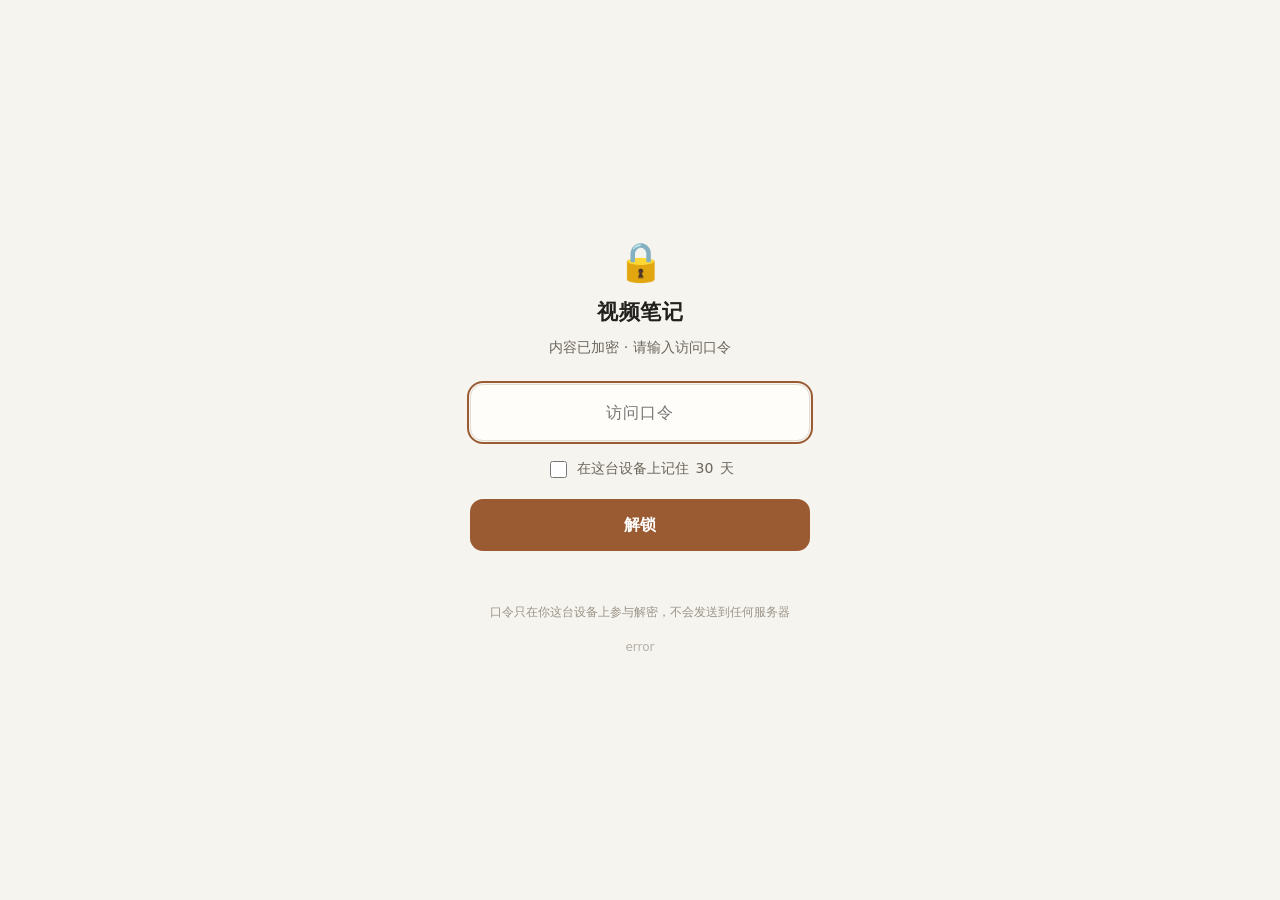
<file: index.html>
<!DOCTYPE html>
<html lang="zh-CN" data-theme="light">
<head>
<meta charset="UTF-8">
<meta name="viewport" content="width=device-width, initial-scale=1, viewport-fit=cover, maximum-scale=5">
<title>抖音视频笔记 · 检索</title>
<meta name="description" content="抖音视频笔记全文检索工具，支持精准搜索与模糊搜索，可补充自定义内容，日间夜间阅读模式。">
<meta name="robots" content="noindex, nofollow, noarchive, noimageindex">
<meta name="googlebot" content="noindex, nofollow">
<meta name="theme-color" content="#f7f5f0" media="(prefers-color-scheme: light)">
<meta name="theme-color" content="#15171c" media="(prefers-color-scheme: dark)">
<meta name="apple-mobile-web-app-capable" content="yes">
<meta name="mobile-web-app-capable" content="yes">
<meta name="apple-mobile-web-app-status-bar-style" content="default">
<meta name="apple-mobile-web-app-title" content="视频笔记">
<link rel="manifest" href="manifest.json">
<link rel="apple-touch-icon" href="icon-180.png">
<link rel="icon" href="icon-192.png">
<link rel="stylesheet" href="app.css">

<!-- ============================================================
     隐藏 Netlify 免费计划自动注入的角标广告（Netlify Drawer / HUD）
     来源：Netlify 部署时会在页面里自动插入
     <script async src="/.netlify/scripts/hud?variant=public">
     该脚本会在右下角渲染 "Build your own site with Netlify" 浮层。
     注意：本 <style> 的 id 不能含 "netlify" 字样，否则会被下面
     的 JS 拦截逻辑当成广告元素误删（id 子串匹配会命中自身）。
     这里用 CSS + JS 双重兜底把它干掉，不影响网站任何功能。
     ============================================================ -->
<style id="nb-noads">
  netlify-drawer, netlify-badge, netlify-hud,
  .netlify-drawer, .netlify-badge, .netlify-hud,
  #netlify-drawer, #netlify-badge, #netlify-hud,
  [class*="netlify-drawer"], [class*="netlify-badge"],
  [data-nf-variant], [data-netlify-site-id], [data-app-host],
  [class*="netlify-drawer"], [class*="netlify-badge"], [class*="netlify-hud"],
  [id*="netlify-drawer"], [id*="netlify-badge"], [id*="netlify-hud"],
  iframe[src*="netlify"], iframe[src*="app.netlify.com"],
  a[href*="netlify.new"],
  a[href*="utm_campaign=ai-legible"] {
    display: none !important;
    visibility: hidden !important;
    opacity: 0 !important;
    pointer-events: none !important;
    z-index: -9999 !important;
  }
</style>
</head>
<body>

<header class="topbar">
  <h1 class="brand" id="brand">视频笔记</h1>
  <div class="topActions">
    <button class="iconBtn" id="btnLock" type="button" aria-label="立即锁定" hidden>🔒</button>
    <button class="iconBtn" id="btnTheme" type="button" aria-label="切换日间或夜间阅读模式">
      <span class="ico" id="themeIcon" aria-hidden="true">☾</span>
    </button>
    <button class="iconBtn" id="btnAdd" type="button" aria-label="添加补充内容">＋</button>
  </div>
</header>

<main id="main">

  <!-- 添加到主屏幕引导（仅未安装时显示一次） -->
  <div class="installTip" id="installTip" hidden>
    <div class="tipText">
      <strong>把它装到手机桌面</strong>
      <span id="installHow"></span>
    </div>
    <button class="miniBtn" id="btnHideTip" type="button">知道了</button>
  </div>

  <!-- ============ 搜索视图 ============ -->
  <section class="view" id="viewSearch" aria-label="搜索">
    <div class="searchWrap">
      <div class="searchBar">
        <span class="searchIco" aria-hidden="true">⌕</span>
        <input id="q" type="search" inputmode="search" enterkeyhint="search"
               placeholder="搜索内容、标题、关键词…" autocomplete="off" aria-label="搜索关键词">
        <button class="clearBtn" id="btnClear" type="button" aria-label="清空" hidden>×</button>
      </div>
      <div class="modeSwitch" role="tablist" aria-label="搜索模式">
        <button class="modeBtn isOn" data-mode="exact" role="tab" aria-selected="true" type="button">精准</button>
        <button class="modeBtn" data-mode="fuzzy" role="tab" aria-selected="false" type="button">模糊</button>
      </div>
      <p class="modeHint" id="modeHint">整句完整匹配，结果最准</p>
    </div>

    <div class="panelBody">
      <p class="statusLine" id="status">正在加载笔记…</p>

      <!-- 搜索历史 -->
      <div id="histBox" class="histBox">
        <div class="histHead">
          <span>最近搜索</span>
          <button class="miniBtn" id="btnClearHist" type="button">清空</button>
        </div>
        <div class="chips" id="histList"></div>
      </div>

      <div id="results" class="results" aria-live="polite"></div>

      <!-- 空状态：热门入口 -->
      <div id="homeBox" class="homeBox">
        <div class="statCard">
          <div class="statNum" id="statItems">—</div>
          <div class="statLabel">篇笔记</div>
          <div class="statSub"><span id="statChars">—</span> 字 · <span id="statExtra">0</span> 条补充</div>
        </div>
        <h2 class="secTitle">试试这些</h2>
        <div class="chips" id="hotList"></div>
      </div>
    </div>
  </section>

  <!-- ============ 目录视图 ============ -->
  <section class="view" id="viewToc" aria-label="目录" hidden>
    <div class="filterBar">
      <input id="tocFilter" type="search" placeholder="筛选标题…" autocomplete="off" aria-label="筛选目录标题">
    </div>
    <div class="panelBody" id="tocList"></div>
  </section>

  <!-- ============ 补充视图 ============ -->
  <section class="view" id="viewExtra" aria-label="我的补充" hidden>
    <div class="panelBody">
      <button class="primaryBtn" id="btnAdd2" type="button">＋ 新增补充内容</button>
      <p class="tip">补充的内容会保存在这台设备的浏览器里，并一并纳入搜索。清理浏览器数据会丢失，建议定期导出备份。</p>
      <div class="extraTools">
        <button class="ghostBtn" id="btnExport" type="button">导出备份</button>
        <button class="ghostBtn" id="btnImport" type="button">导入备份</button>
        <a class="ghostBtn adminEntry" id="btnAdmin" href="admin.html">error</a>
      </div>
      <div id="extraList" class="extraList"></div>
    </div>
  </section>
</main>

<!-- ============ 阅读视图 ============ -->
<section class="reader" id="reader" hidden aria-label="阅读">
  <header class="readerBar">
    <button class="iconBtn" id="btnBack" type="button" aria-label="返回">‹</button>
    <div class="readerTitle" id="readerTitle"></div>
    <button class="iconBtn" id="btnCopy" type="button" aria-label="复制全文">⧉</button>
  </header>
  <div class="readerBody" id="readerBody" tabindex="-1"></div>
  <footer class="readerFoot">
    <button class="ghostBtn" id="btnPrev" type="button">上一篇</button>
    <span class="fontCtl">
      <button class="miniBtn" id="btnFontDown" type="button" aria-label="缩小字号">A－</button>
      <button class="miniBtn" id="btnFontUp" type="button" aria-label="放大字号">A＋</button>
    </span>
    <button class="ghostBtn" id="btnNext" type="button">下一篇</button>
  </footer>
</section>

<!-- ============ 新增内容弹层 ============ -->
<div class="sheetMask" id="sheetMask" hidden></div>
<div class="sheet" id="sheet" hidden role="dialog" aria-modal="true" aria-labelledby="sheetTitle">
  <div class="sheetBar"><span id="sheetTitle">新增补充内容</span>
    <button class="iconBtn" id="btnCloseSheet" type="button" aria-label="关闭">×</button>
  </div>
  <div class="sheetBody">
    <label class="fldLabel" for="fTitle">标题（可留空）</label>
    <input id="fTitle" class="fld" type="text" placeholder="例如：2026-09 新视频要点">

    <label class="fldLabel" for="fBody">正文</label>
    <textarea id="fBody" class="fld area" rows="7" placeholder="把文字粘贴到这里…"></textarea>

    <div class="fileRow">
      <label class="ghostBtn fileBtn" for="fFile">从文件导入</label>
      <input id="fFile" type="file" accept=".txt,.md,.markdown,.docx,.json,text/plain" hidden>
      <span class="fileName" id="fileName">支持 txt / md / docx</span>
    </div>

    <div class="sheetFoot">
      <button class="ghostBtn" id="btnCancelSheet" type="button">取消</button>
      <button class="primaryBtn" id="btnSave" type="button">保存并加入搜索</button>
    </div>
  </div>
</div>

<nav class="tabbar" aria-label="主导航">
  <button class="tab isOn" data-view="Search" type="button"><span class="tabIco">⌕</span>搜索</button>
  <button class="tab" data-view="Toc" type="button"><span class="tabIco">☰</span>目录</button>
  <button class="tab" data-view="Extra" type="button"><span class="tabIco">✎</span>补充</button>
</nav>

<div class="toast" id="toast" role="status" aria-live="polite"></div>

<!-- ============ 解锁层：内容以密文存放，口令只在本机参与解密 ============ -->
<div class="lockMask" id="lockMask" hidden>
  <form class="lockCard" id="lockForm" novalidate autocomplete="off">
    <div class="lockIco" aria-hidden="true">🔒</div>
    <h2 class="lockTitle">视频笔记</h2>
    <p class="lockSub">内容已加密 · 请输入访问口令</p>
    <input id="lockPwd" class="lockInput" type="password" placeholder="访问口令"
           autocomplete="current-password" autocapitalize="off" spellcheck="false"
           enterkeyhint="go" aria-label="访问口令">
    <label class="lockRemember" for="lockRemember">
      <input type="checkbox" id="lockRemember"> 在这台设备上记住 <span id="lockDays">30</span> 天
    </label>
    <button class="primaryBtn lockBtn" id="lockBtn" type="submit">解锁</button>
    <p class="lockErr" id="lockErr" role="alert"></p>
    <p class="lockTip">口令只在你这台设备上参与解密，不会发送到任何服务器</p>
    <p class="lockAdmin"><a href="admin.html">error</a></p>
  </form>
</div>

<script src="app.js"></script>

<!-- 兜底：脚本可能异步插入元素，CSS 选择器也可能对不上，用 JS 再清一次 -->
<script>
(function () {
  var SELS = ['netlify-drawer', 'netlify-badge', 'netlify-hud',
              '.netlify-drawer', '.netlify-badge', '.netlify-hud',
              '#netlify-drawer', '#netlify-badge', '#netlify-hud',
              '[data-nf-variant]', '[data-netlify-site-id]', '[data-app-host]',
              '[class*="netlify-drawer"]', '[class*="netlify-badge"]',
              '[class*="netlify-hud"]',
              '[id*="netlify-drawer"]', '[id*="netlify-badge"]', '[id*="netlify-hud"]',
              // 连脚本标签本身也移除，不给它执行的机会
              'script[src*=".netlify/"]', 'script[src*="netlify/scripts"]',
              'iframe[src*="netlify"]',
              'a[href*="netlify.new"]', 'a[href*="utm_campaign=ai-legible"]'];
  function kill() {
    for (var i = 0; i < SELS.length; i += 1) {
      var list;
      try { list = document.querySelectorAll(SELS[i]); } catch (e) { continue; }
      for (var j = 0; j < list.length; j += 1) {
        var el = list[j];
        if (el && el.parentNode) { el.parentNode.removeChild(el); }
      }
    }
  }
  // 关键：Netlify 的 HUD 是页面加载后才异步渲染的，光靠定时器会漏。
  // 这里挂 MutationObserver，DOM 一有新增就立刻清一遍。
  if (window.MutationObserver) {
    var mo = new MutationObserver(kill);
    mo.observe(document.documentElement, { childList: true, subtree: true });
    document.addEventListener('DOMContentLoaded', function () {
      mo.observe(document.body, { childList: true, subtree: true });
    });
  }
  document.addEventListener('DOMContentLoaded', kill);
  window.addEventListener('load', kill);
  [50, 150, 400, 900, 1800, 3000, 6000, 12000].forEach(function (t) { setTimeout(kill, t); });
})();
</script>
</body>
</html>
</file>
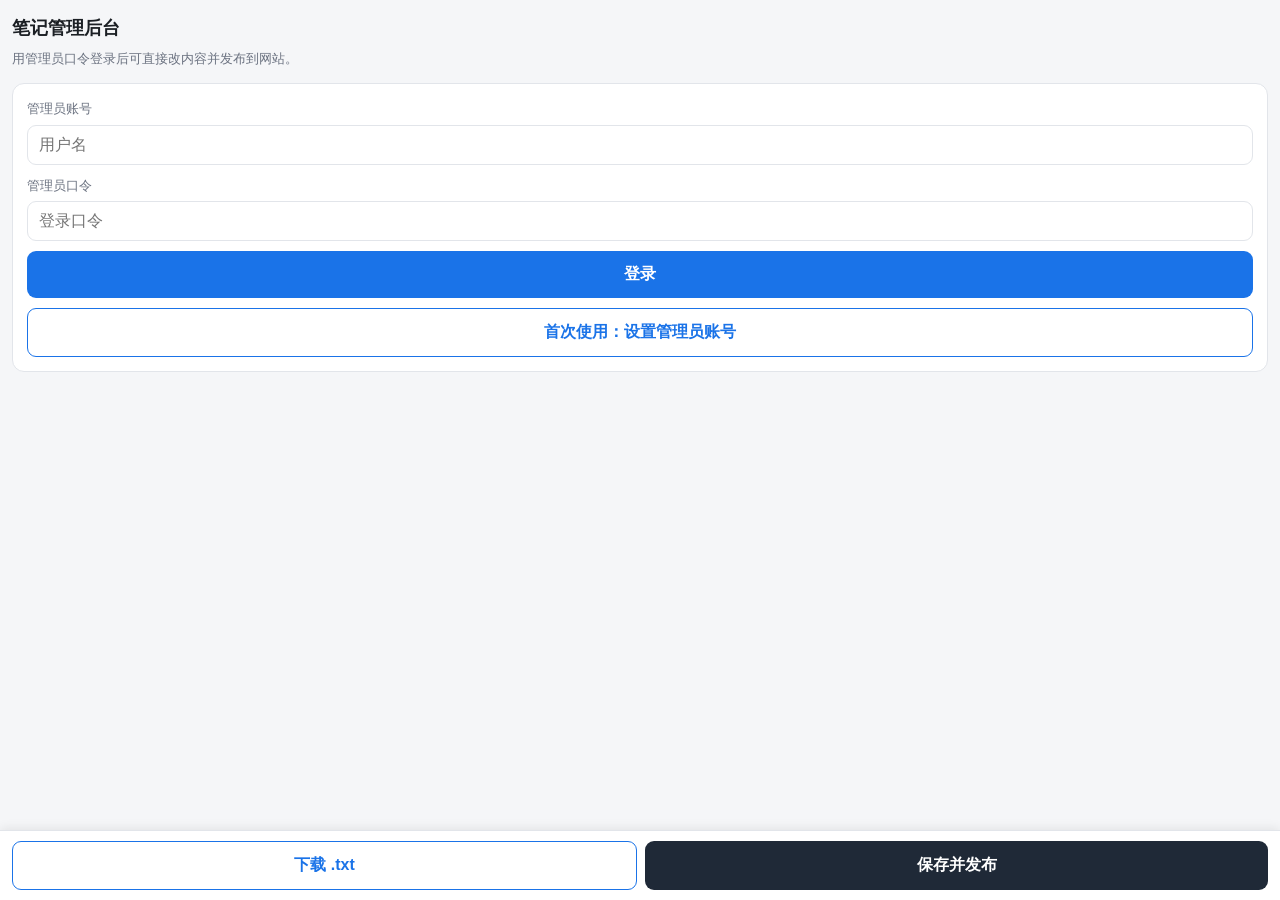
<file: admin.html>
<!DOCTYPE html>
<html lang="zh-CN">
<head>
<meta charset="utf-8">
<meta name="viewport" content="width=device-width,initial-scale=1,viewport-fit=cover">
<meta name="robots" content="noindex,nofollow">
<title>笔记管理后台</title>
<style>
  :root{--bg:#f5f6f8;--card:#fff;--line:#e2e5ea;--txt:#1b1f24;--sub:#6b7280;
    --ok:#0a7f3f;--bad:#c62828;--warn:#a05a00;--btn:#1a73e8;--dark:#1f2937}
  *{box-sizing:border-box;-webkit-tap-highlight-color:transparent}
  body{margin:0;padding:14px 12px 80px;background:var(--bg);color:var(--txt);
    font:15px/1.65 -apple-system,BlinkMacSystemFont,"PingFang SC","Microsoft YaHei",sans-serif}
  h1{font-size:18px;margin:0 0 4px}
  h2{font-size:15px;margin:0 0 10px}
  h3{font-size:14px;margin:16px 0 8px;color:var(--sub)}
  .hint{color:var(--sub);font-size:13px;margin:0 0 14px}
  .card{background:var(--card);border:1px solid var(--line);border-radius:12px;padding:14px;margin-bottom:12px}
  label{display:block;font-size:13px;color:var(--sub);margin:12px 0 5px}
  label:first-child{margin-top:0}
  input[type=password],input[type=text],input[type=file],select,textarea{
    width:100%;padding:10px 11px;font-size:16px;border:1px solid var(--line);
    border-radius:9px;background:#fff;color:var(--txt);font-family:inherit}
  textarea{min-height:80px;line-height:1.6;resize:vertical}
  select{appearance:none;background:#fff}
  input[readonly]{background:#f3f4f6;color:var(--sub)}
  button{width:100%;padding:13px;font-size:16px;font-weight:600;border:0;
    border-radius:9px;background:var(--btn);color:#fff;margin-top:10px}
  button:disabled{opacity:.45}
  button.ghost{background:#fff;color:var(--btn);border:1px solid var(--btn)}
  button.dark{background:var(--dark)}
  button.danger{background:var(--bad)}
  .row{display:flex;gap:8px}
  .row>*{flex:1}
  .tabs{display:flex;gap:6px;margin-bottom:12px}
  .tabs button{margin:0;padding:10px 4px;font-size:14px;background:#fff;color:var(--sub);
    border:1px solid var(--line);border-radius:9px}
  .tabs button.on{background:var(--btn);color:#fff;border-color:var(--btn)}
  .rules{border:1px solid var(--line);border-radius:9px;overflow:hidden;margin-bottom:8px}
  .rule{display:flex;gap:6px;padding:8px;border-bottom:1px solid var(--line);align-items:center}
  .rule:last-child{border-bottom:0}
  .rule input{flex:1;min-width:0;font-size:15px;padding:9px 10px;border:1px solid var(--line);border-radius:7px}
  .rule .del{flex:0 0 auto;width:36px;height:38px;margin:0;padding:0;font-size:19px;
    background:#fdecec;color:var(--bad);border-radius:7px}
  .rule .arrow{flex:0 0 auto;color:var(--sub);font-size:14px}
  table{width:100%;border-collapse:collapse;font-size:13.5px}
  th,td{text-align:left;padding:8px 4px;border-bottom:1px solid var(--line);vertical-align:top}
  th{color:var(--sub);font-weight:500;width:32%}
  .ok{color:var(--ok);font-weight:600}
  .bad{color:var(--bad);font-weight:600}
  .warn{color:var(--warn);font-weight:600}
  .msg{margin-top:12px;padding:12px;border-radius:10px;font-size:14px;line-height:1.75}
  .m-ok{background:#e9f7ef;color:#0a5c2e}
  .m-bad{background:#fdecec;color:#8a1c1c}
  .m-warn{background:#fff6e5;color:#7a4400}
  .m-info{background:#eaf2fd;color:#12467d}
  .sug{margin-top:10px;padding:10px;border-radius:9px;background:#fff6e5;color:#7a4400;font-size:13.5px}
  .sug b{color:#8a3b00}
  .chips{margin-top:8px;display:flex;flex-wrap:wrap;gap:6px}
  button.mini{padding:6px 10px;font-size:13px;border-radius:999px;border:1px solid #d9a441;
    background:#fff;color:#7a4400;cursor:pointer;line-height:1.3}
  button.mini:active{background:#f4e2c0}
  a.dl{display:block;padding:12px;margin:8px 0;background:#eaf2fd;color:#12467d;
    border-radius:9px;text-decoration:none;font-weight:600;text-align:center;font-size:15px}
  ol,ul{padding-left:20px;margin:8px 0 0}
  li{margin:5px 0}
  code{background:#eef0f3;padding:1px 5px;border-radius:4px;font-size:12.5px;
    font-family:ui-monospace,Menlo,Consolas,monospace}
  .item{border:1px solid var(--line);border-radius:9px;padding:10px;margin-bottom:8px;background:#fff}
  .item .t{font-weight:600;margin-bottom:2px}
  .item .m{font-size:12px;color:var(--sub);margin-bottom:8px}
  .para{margin-bottom:8px}
  .para textarea{min-height:62px;font-size:15px}
  .badge{display:inline-block;padding:2px 8px;border-radius:20px;font-size:12px;
    background:#eef0f3;color:var(--sub)}
  .badge.on{background:#e9f7ef;color:var(--ok)}
  .badge.off{background:#fdecec;color:var(--bad)}
  .srch{margin-bottom:10px}
  /* z-index 必须足够高：否则会被托管平台（Netlify 角标等）的固定元素、手机浏览器的
     底部工具栏盖住，导致「保存并发布」按钮点不到。safe-area 用于避开 iPhone 底部小黑条。 */
  .foot{position:fixed;left:0;right:0;bottom:0;z-index:2147483000;
    padding:10px 12px calc(10px + env(safe-area-inset-bottom, 0px));
    background:#fff;box-shadow:0 -2px 10px rgba(0,0,0,.08);
    border-top:1px solid var(--line);display:flex;gap:8px}
  .foot button{margin:0;flex:1}
  .sec{font-size:12px;color:var(--sub);margin:10px 0 4px}
  /* 整条操作区：手机上一行放不下就自动换行，别挤成一团 */
  .itemOps{display:flex;flex-wrap:wrap;gap:6px;padding:10px 0;
    border-bottom:1px dashed var(--line);margin-bottom:12px}
  .itemOps button{margin:0;flex:1 1 auto;min-width:96px;padding:9px 8px;font-size:13px}
  .itemOps .danger{background:#fff5f5;color:#c0392b;border-color:#f3c9c3}
  .danger{background:#fff5f5;color:#c0392b;border-color:#f3c9c3}
  .danger:active{background:#fde8e6}
  #editor .para textarea{min-height:110px}
  /* 表格编辑区：单独一个框，「|」分列、换行分行，避免表格被压成字符串 */
  .para.tbl{border:1px solid var(--line);border-radius:10px;padding:10px;margin:10px 0;
    background:#fbfbfa}
  .tblHead{font-size:13px;color:var(--sub);margin-bottom:6px}
  .tblBox{min-height:110px;font-family:ui-monospace,SFMono-Regular,Menlo,Consolas,monospace;
    font-size:13px;line-height:1.6;white-space:pre}
</style>

<style id="kill-netlify-hud">
  netlify-drawer, netlify-badge, netlify-hud,
  .netlify-drawer, .netlify-badge, .netlify-hud,
  #netlify-drawer, #netlify-badge, #netlify-hud,
  [class*="netlify-drawer"], [class*="netlify-badge"],
  [data-nf-variant],
  a[href*="netlify.new"] {
    display: none !important;
    visibility: hidden !important;
    opacity: 0 !important;
    pointer-events: none !important;
    z-index: -9999 !important;
  }
</style>
</head>
<body>

<h1>笔记管理后台</h1>
<p class="hint" id="sub">用管理员口令登录后可直接改内容并发布到网站。</p>

<!-- ============ 登录 ============ -->
<div class="card" id="paneLogin">
  <label for="aUser">管理员账号</label>
  <input type="text" id="aUser" autocomplete="username" placeholder="用户名">
  <label for="aPwd" style="margin-top:10px">管理员口令</label>
  <input type="password" id="aPwd" autocomplete="current-password" placeholder="登录口令">
  <button id="btnLogin">登录</button>
  <button class="ghost" id="btnGoInit">首次使用：设置管理员账号</button>
</div>

<!-- ============ 初始化向导 ============ -->
<div class="card" id="paneInit" hidden>
  <h2>设置管理员账号</h2>
  <p class="hint" style="margin-bottom:0">账号配置会<b>加密后</b>存成 <code>admin.txt</code> 放在仓库里，里面是 GitHub 令牌和阅读口令。设置好后点最下面的按钮，会自动上传到仓库，不用你手动传。</p>

  <h3>1. 管理员账号</h3>
  <input type="text" id="iAdminUser" value="admin" autocomplete="off" placeholder="用户名，可用默认 admin">
  <input type="password" id="iAdminPwd" placeholder="登录口令，建议 8 位以上，字母+数字" autocomplete="new-password" style="margin-top:8px">

  <h3>2. 阅读口令（网站解锁用的那个）</h3>

  <h3>2. 阅读口令（网站解锁用的那个）</h3>
  <input type="text" id="iReadPwd" value="yudaohe1" autocomplete="off">

  <h3>3. GitHub 令牌（可留空，留空则只能下载不能自动发布）</h3>
  <input type="password" id="iToken" placeholder="github_pat_... 或 ghp_..." autocomplete="off">
  <p class="hint" style="margin-top:6px;font-size:12px">
    必须用 Fine-grained token：GitHub → Settings → Developer settings →
    Personal access tokens → Fine-grained tokens → Generate new token →
    <b>只勾选 shanshu-videos 这一个仓库</b> → Permissions 里把
    <b>Contents 设为 Read and write</b> → 生成后复制。
  </p>

  <h3>4. 仓库信息</h3>
  <input type="text" id="iOwner" value="yangweijing" placeholder="owner">
  <input type="text" id="iRepo" value="shanshu-videos" placeholder="repo" style="margin-top:8px">
  <input type="text" id="iBranch" value="master" placeholder="branch" style="margin-top:8px">

  <button id="btnGenAdmin">生成并自动上传到仓库</button>
  <button class="ghost" id="btnGenDownload">只下载 admin.txt（手动上传用）</button>
  <button class="ghost" id="btnBackLogin">返回登录</button>
</div>

<!-- ============ 主界面 ============ -->
<div id="paneMain" hidden>
  <div class="card">
    <table>
      <tr><th>登录账号</th><td id="mUser"></td></tr>
      <tr><th>发布方式</th><td id="mMode"></td></tr>
      <tr><th>内容规模</th><td id="mScale"></td></tr>
    </table>
    <button class="ghost" id="btnReconfig" style="margin-top:10px">
      ⚙ 重新设置（改账号 / 换 GitHub 令牌）
    </button>
  </div>

  <div class="tabs">
    <button id="tabRep" class="on">批量替换</button>
    <button id="tabEdit">单条编辑</button>
  </div>

  <!-- 批量替换 -->
  <div class="card" id="paneRep">
    <h2>批量替换</h2>
    <p class="hint">把某个词在所有笔记里统一换掉，index 和 full 会一起改。</p>
    <div class="rules" id="rules"></div>
    <button class="ghost" id="btnAddRule">＋ 加一行</button>
    <button class="ghost" id="btnPreview">🔍 预演：看看能替换多少处（不改内容）</button>
    <button class="dark" id="btnApplyReplace">✅ 执行替换并保存到内存</button>
  </div>

  <!-- 单条编辑 -->
  <div class="card" id="paneEdit" hidden>
    <h2>单条编辑</h2>
    <input type="text" id="kw" class="srch" placeholder="搜索标题或内容关键词">
    <select id="selItem" size="1"></select>
    <div style="margin-top:8px"><span class="badge" id="pickInfo">选中一条后在这里编辑</span></div>

    <div id="editor" style="margin-top:12px"></div>
  </div>
</div>

<div class="foot" id="foot" hidden>
  <button class="ghost" id="btnDownload">下载 .txt</button>
  <button class="dark" id="btnPublish">保存并发布</button>
</div>

<div id="out"></div>

<script>
(function () {
  'use strict';

  var MAGIC = [0x4e, 0x42, 0x30, 0x31];
  var CFG = { iterations: 600000, keyLen: 256, hash: 'SHA-256' };
  var $ = function (s) { return document.querySelector(s); };
  var out = $('#out');

  /* 全局状态 */
  var ST = {
    adminPwd: '',      // 管理员口令
    cfg: null,         // {token, owner, repo, branch, readPwd}
    autoMode: false,   // 有 token = 可自动发布
    indexText: '',     // index.json 原文
    fullText: '',      // full.json 原文
    indexObj: null,
    fullObj: null,
    dirty: false,
  };

  function show(el, on) { el.hidden = !on; }
  function msg(cls, html) {
    out.innerHTML = '<div class="msg ' + cls + '">' + html + '</div>';
    out.scrollIntoView({ behavior: 'smooth', block: 'nearest' });
  }

  /* ================= 加解密 ================= */
  async function deriveKey(password, salt) {
    var km = await crypto.subtle.importKey('raw', new TextEncoder().encode(password),
      'PBKDF2', false, ['deriveKey']);
    return crypto.subtle.deriveKey(
      { name: 'PBKDF2', salt: salt, iterations: CFG.iterations, hash: CFG.hash },
      km, { name: 'AES-GCM', length: CFG.keyLen }, false, ['encrypt', 'decrypt']);
  }
  async function decryptBytes(bytes, pwd, forceSalt) {
    for (var i = 0; i < 4; i += 1) {
      if (bytes[i] !== MAGIC[i]) throw new Error('不是有效的加密文件（文件头不对）');
    }
    // forceSalt：模拟 app.js 的行为——站点端只用 index.txt 的 salt 派生密钥，
    // 再用同一把密钥去解 full.txt。自检时必须走这条路径，否则测不出 salt 不一致的 bug。
    var salt = forceSalt || bytes.slice(4, 20), iv = bytes.slice(20, 32), body = bytes.slice(32);
    var ct = body.slice(0, body.length - 16), tag = body.slice(body.length - 16);
    var joined = new Uint8Array(ct.length + tag.length);
    joined.set(ct, 0); joined.set(tag, ct.length);
    var key = await deriveKey(pwd, salt);
    var plain = await crypto.subtle.decrypt({ name: 'AES-GCM', iv: iv, tagLength: 128 }, key, joined);
    return new TextDecoder().decode(plain);
  }
  async function encryptString(text, pwd, useSalt) {
    var salt = useSalt || crypto.getRandomValues(new Uint8Array(16));
    var iv = crypto.getRandomValues(new Uint8Array(12));
    var key = await deriveKey(pwd, salt);
    var buf = await crypto.subtle.encrypt({ name: 'AES-GCM', iv: iv, tagLength: 128 },
      key, new TextEncoder().encode(text));
    var all = new Uint8Array(buf);
    var ct = all.slice(0, all.length - 16), tag = all.slice(all.length - 16);
    var res = new Uint8Array(4 + 16 + 12 + ct.length + 16);
    res.set(MAGIC, 0); res.set(salt, 4); res.set(iv, 20);
    res.set(ct, 32); res.set(tag, 32 + ct.length);
    return res;
  }

  /* 数据一律走「Base64 纯文本」通道（index.txt / full.txt / admin.txt）。
     原因：GitHub Pages 会把二进制文件当文本做字符集转换，非法 UTF-8 字节会被替换，
     加密数据因此损坏、永远解不开。Base64 全是 ASCII，任何转码都破坏不了。 */
  async function fetchBytes(url) {
    var r = await fetch(url + '?_=' + Date.now(), { cache: 'no-store' });
    if (!r.ok) throw new Error('HTTP ' + r.status);
    if (/\.txt$/i.test(url.split('?')[0])) {
      var s = await r.text();
      if (s.length < 64) throw new Error('内容异常：只有 ' + s.length + ' 个字符');
      return fromB64(s);
    }
    return new Uint8Array(await r.arrayBuffer());
  }

  /* ================= base64 ================= */
  function toB64(u8) {
    var s = '', CH = 0x8000;
    for (var i = 0; i < u8.length; i += CH) {
      s += String.fromCharCode.apply(null, u8.subarray(i, i + CH));
    }
    return btoa(s);
  }
  function fromB64(b64) {
    var bin = atob(b64.replace(/\n/g, ''));
    var u8 = new Uint8Array(bin.length);
    for (var i = 0; i < bin.length; i += 1) u8[i] = bin.charCodeAt(i);
    return u8;
  }

  /* ================= GitHub API ================= */
  function ghHeaders() {
    return {
      'Authorization': 'Bearer ' + ST.cfg.token,
      'Accept': 'application/vnd.github+json',
      'Content-Type': 'application/json',
      'X-GitHub-Api-Version': '2022-11-28',
    };
  }
  function ghUrl(path) {
    return 'https://api.github.com/repos/' + ST.cfg.owner + '/' + ST.cfg.repo + '/contents/' + path;
  }
  async function ghGet(path) {
    var r = await fetch(ghUrl(path) + '?ref=' + encodeURIComponent(ST.cfg.branch),
      { headers: ghHeaders(), cache: 'no-store' });
    if (!r.ok) throw new Error('读取 ' + path + ' 失败：HTTP ' + r.status
      + '（若 404 请检查仓库名/分支/令牌权限）');
    return r.json();
  }
  function ghBase() {
    return 'https://api.github.com/repos/' + ST.cfg.owner + '/' + ST.cfg.repo;
  }
  /* 一次提交多个文件（走 Git Data API）。
     为什么不逐个用 Contents API：full.txt 有 1.7 MB，逐文件 PUT 容易被限流或超时，
     而且要提交 2~3 次才会让站点内容自洽（index 和 full 必须同一把钥匙）。
     用 Git Data API 可以「一次 commit 提交全部文件」，中途失败网站也不会变成半新半旧。 */
  async function ghPost(path, body) {
    var r = await fetch(ghBase() + path, {
      method: 'POST', headers: ghHeaders(), body: JSON.stringify(body),
    });
    if (!r.ok) {
      var t = await r.text();
      throw new Error(path + ' 失败：HTTP ' + r.status + ' ' + t.slice(0, 300));
    }
    return r.json();
  }
  // files: [{path, text}]  text 是文件的最终文本内容（本站文件全是 Base64 纯文本）
  async function ghCommitBatch(files, message) {
    var refR = await fetch(ghBase() + '/git/ref/heads/'
      + encodeURIComponent(ST.cfg.branch), { headers: ghHeaders(), cache: 'no-store' });
    if (!refR.ok) throw new Error('读取分支失败：HTTP ' + refR.status
      + '（检查分支名是不是 ' + ST.cfg.branch + '）');
    var baseSha = (await refR.json()).object.sha;

    var tree = [];
    for (var i = 0; i < files.length; i += 1) {
      var b = await ghPost('/git/blobs', { content: files[i].text, encoding: 'utf-8' });
      tree.push({ path: files[i].path, mode: '100644', type: 'blob', sha: b.sha });
    }
    var tr = await ghPost('/git/trees', { base_tree: baseSha, tree: tree });
    var cm = await ghPost('/git/commits',
      { message: message, tree: tr.sha, parents: [baseSha] });
    var up = await fetch(ghBase() + '/git/refs/heads/' + encodeURIComponent(ST.cfg.branch), {
      method: 'PATCH', headers: ghHeaders(), body: JSON.stringify({ sha: cm.sha }),
    });
    if (!up.ok) {
      var t2 = await up.text();
      throw new Error('移动分支指针失败：HTTP ' + up.status + ' ' + t2.slice(0, 300));
    }
    return cm;
  }
  async function ghPutText(path, text, message) {
    return ghCommitBatch([{ path: path, text: text }], message);
  }

  /* ================= 登录 ================= */
  async function doLogin() {
    var user = ($('#aUser').value || '').trim();
    var pwd = $('#aPwd').value;
    if (!pwd) { msg('m-bad', '请输入管理员口令。'); return; }
    $('#btnLogin').disabled = true;
    msg('m-info', '正在读取管理员配置…');
    try {
      var cfg = null, autoMode = false;
      try {
        var bin = await fetchBytes('admin.txt');
        var txt = await decryptBytes(bin, pwd);
        cfg = JSON.parse(txt);
        autoMode = !!(cfg && cfg.token);
        // 账号名校验：配置里存了 user 就必须对上；老配置没有 user 字段则跳过
        if (cfg && cfg.user && user && String(cfg.user).toLowerCase() !== user.toLowerCase()) {
          throw new Error('账号名或口令不对');
        }
      } catch (e) {
        if (e && /HTTP 404/.test(e.message)) {
          msg('m-warn', '服务器上还没有 <code>admin.txt</code>。'
            + '走自动发布需要先设置并上传它；或者点「下载 .txt」用手动模式。'
            + '<br><br>要用<b>手动模式</b>，请在这里填<b>阅读口令</b>再点登录：'
            + '<input type="password" id="manualPwd" style="margin-top:8px" placeholder="阅读口令">'
            + '<button class="ghost" id="btnManual">用手动模式登录</button>');
          $('#btnManual').addEventListener('click', function () {
            var rp = $('#manualPwd').value;
            if (!rp) { msg('m-bad', '请填阅读口令。'); return; }
            ST.adminPwd = ''; ST.cfg = { readPwd: rp }; ST.autoMode = false;
            afterLogin();
          });
          return;
        }
        if (/账号名或口令不对/.test(e.message)) throw e;
        throw new Error('账号名或口令不对，或者 admin.txt 已损坏（' + (e.message || e) + '）');
      }

      if (!cfg.readPwd) throw new Error('admin.txt 里没有阅读口令，请重新设置管理员账号');
      ST.adminPwd = pwd; ST.cfg = cfg; ST.autoMode = autoMode;
      afterLogin();
    } catch (e) {
      msg('m-bad', '登录失败：' + (e.message || e));
    } finally {
      $('#btnLogin').disabled = false;
    }
  }

  async function afterLogin() {
    show($('#paneLogin'), false);
    show($('#paneInit'), false);
    show($('#paneMain'), true);
    show($('#foot'), true);
    var uEl = $('#mUser');
    if (uEl) uEl.textContent = ST.cfg.user || '（老配置，未设账号名）';
    $('#mMode').innerHTML = ST.autoMode
      ? '<span class="ok">自动发布</span>（改完点一下就直接上 GitHub）'
      : '<span class="warn">手动模式</span>（没填令牌，改完要下载文件自己传）';

    msg('m-info', '正在解密内容，需要几十秒（PBKDF2 60 万轮 × 大文件）…');
    try {
      var ib = await fetchBytes('index.txt');
      var indexSalt = ib.slice(4, 20);   // 站点 app.js 只用 index 的 salt 派生密钥
      ST.indexText = await decryptBytes(ib, ST.cfg.readPwd);
      ST.indexObj = JSON.parse(ST.indexText);

      var fb = await fetchBytes('full.txt');
      ST.fullText = await decryptBytes(fb, ST.cfg.readPwd, indexSalt);
      ST.fullObj = JSON.parse(ST.fullText);
    } catch (e) {
      msg('m-bad', '内容解密失败：' + (e.message || e)
        + '<br><br>常见原因：admin.txt 里存的阅读口令跟数据文件对不上。');
      return;
    }

    var nCh = ST.fullObj.chapters ? ST.fullObj.chapters.length : 0;
    var nIt = 0;
    (ST.fullObj.chapters || []).forEach(function (c) { nIt += (c.items || []).length; });
    $('#mScale').textContent = nCh + ' 个章节 / ' + nIt + ' 条笔记';

    buildItemList('');
    msg('m-ok', '加载完成。共 ' + nIt + ' 条笔记，可以开始改了。');
  }

  /* ================= 替换规则 ================= */
  function addRule(a, b) {
    var row = document.createElement('div');
    row.className = 'rule';
    row.innerHTML = '<input type="text" class="from" placeholder="原文">'
      + '<span class="arrow">→</span>'
      + '<input type="text" class="to" placeholder="新文">'
      + '<button class="del" title="删除">×</button>';
    row.querySelector('.del').addEventListener('click', function () {
      if (document.querySelectorAll('#rules .rule').length > 1) row.remove();
    });
    if (a !== undefined) { row.querySelector('.from').value = a; row.querySelector('.to').value = b; }
    $('#rules').appendChild(row);
  }
  function getRules() {
    var rs = [];
    document.querySelectorAll('#rules .rule').forEach(function (r, ri) {
      var f = r.querySelector('.from').value, t = r.querySelector('.to').value;
      if (f !== '') rs.push({ from: f, to: t, ri: ri });
    });
    return rs;
  }
  function cnt(s, sub) { return sub ? s.split(sub).length - 1 : 0; }

  /* ---------- 找不到时的智能推荐 ----------
     用户手打的词经常和数据里的真实写法差一点点（多了几个冒号、全角半角、
     首尾空格）。这里做三层兜底：精确 → 归一化变体 → 同字真实词推荐。 */
  var TOKEN_CACHE = null, CORPUS_CACHE = null;
  // 只递归取 JSON 里的「字符串值」当正文语料，
  // 避免把 meta / table / summary 这些字段名当成正文推荐给用户。
  function textCorpus() {
    if (CORPUS_CACHE) return CORPUS_CACHE;
    var buf = [];
    function walk(v) {
      if (typeof v === 'string') { buf.push(v, '\n'); return; }
      if (v && typeof v === 'object') {
        if (Array.isArray(v)) { v.forEach(walk); return; }
        Object.keys(v).forEach(function (k) { walk(v[k]); });
      }
    }
    try {
      walk(ST.indexObj || JSON.parse(ST.indexText));
      walk(ST.fullObj || JSON.parse(ST.fullText));
    } catch (e) { buf.push(ST.indexText, '\n', ST.fullText); }
    CORPUS_CACHE = buf.join('');
    return CORPUS_CACHE;
  }
  function allTokens() {
    if (TOKEN_CACHE) return TOKEN_CACHE;
    var m = {}, re = /[\u4e00-\u9fa5A-Za-z0-9]+/g, t, s = textCorpus();
    while ((t = re.exec(s)) !== null) m[t[0]] = (m[t[0]] || 0) + 1;
    TOKEN_CACHE = m;
    return m;
  }
  // 归一化候选：trim / 折叠连续重复标点 / 全角半角互转 / 去掉尾部冒号
  function normVariants(from) {
    var vs = [], raw = from || '';
    function push(x) { if (x && x !== raw && vs.indexOf(x) < 0) vs.push(x); }
    var t = raw.replace(/^[\s\u3000]+|[\s\u3000]+$/g, '');
    push(t);
    push(t.replace(/([\uFF1A:,.!?;；，。！？、·—-])\1+/g, '$1'));
    push(t.replace(/:/g, '\uFF1A').replace(/,/g, '\uFF0C').replace(/\./g, '\u3002'));
    push(t.replace(/\uFF1A/g, ':').replace(/\uFF0C/g, ',').replace(/\u3002/g, '.'));
    push(t.replace(/[\uFF1A:]+$/g, ''));
    push(t.replace(/[\uFF1A:]+$/g, '').replace(/([\uFF1A:,.!?;；，。！？、])\1+/g, '$1'));
    return vs;
  }
  function suggestFor(from) {
    var vs = normVariants(from), i, n;
    for (i = 0; i < vs.length; i += 1) {
      n = cnt(ST.indexText, vs[i]) + cnt(ST.fullText, vs[i]);
      if (n > 0) return { kind: 'variant', word: vs[i], n: n, from: from };
    }
    var core = (from || '').replace(/[\s\u3000]/g, '')
      .replace(/[^\u4e00-\u9fa5A-Za-z0-9]/g, '');
    var toks = allTokens(), keys = Object.keys(toks), cand = [];
    function collect(sub) {
      if (!sub) return [];
      var lc = sub.toLowerCase(), r = [];
      keys.forEach(function (k) { if (k.toLowerCase().indexOf(lc) >= 0) r.push(k); });
      return r;
    }
    cand = collect(core);
    var loose = false;
    // 整词匹配不到才放宽到「前两字 / 后两字」，但要求至少出现 3 次，
    // 否则会把一次性口误词推给用户，越推越乱。
    if (!cand.length && core.length >= 2) {
      loose = true;
      cand = collect(core.slice(0, 2)).concat(collect(core.slice(-2)));
      cand = cand.filter(function (k) { return toks[k] >= 3; });
    }
    if (!cand.length) return { kind: 'none', from: from };
    cand.sort(function (a, b) { return toks[b] - toks[a]; });
    return {
      kind: 'tokens', from: from, loose: loose,
      words: cand.slice(0, 8).map(function (w) { return { w: w, n: toks[w] }; })
    };
  }
  function suggestHtml(sg, ri) {
    if (!sg) return '';
    var h = '<div class="sug">';
    if (sg.kind === 'none') {
      h += '数据里确实<b>没有</b>「' + esc(sg.from) + '」这几个字，'
        + '连相近的词都没有。请确认字没打错；'
        + '也可以先只填<b>两个字</b>（比如只填「山术」）再预演，命中率更高。';
    } else if (sg.kind === 'variant') {
      h += '数据里没有「' + esc(sg.from) + '」，但有 <b>' + esc(sg.word) + '</b>（'
        + sg.n + ' 处）——多半是标点或空格打多了。'
        + '<div class="chips"><button class="mini" data-use="' + esc(sg.word)
        + '" data-ri="' + ri + '">改用「' + esc(sg.word) + '」</button></div>';
    } else {
      h += '数据里没有「' + esc(sg.from) + '」。'
        + (sg.loose ? '相近的' : '带这些字的') + '<b>真实原文</b>有这些，点一下直接填进左边：'
        + '<div class="chips">';
      sg.words.forEach(function (o) {
        h += '<button class="mini" data-use="' + esc(o.w) + '" data-ri="' + ri + '">'
          + esc(o.w) + '（' + o.n + '）</button>';
      });
      h += '</div>';
    }
    h += '</div>';
    return h;
  }

  function applyRulesToAll() {
    var rules = getRules();
    if (!rules.length) { msg('m-bad', '至少填一行替换规则（左边不能空）。'); return null; }
    var log = [], missed = [];
    var a = ST.indexText, b = ST.fullText;
    rules.forEach(function (r) {
      var n = cnt(a, r.from) + cnt(b, r.from);
      if (n === 0) { missed.push(r); return; }
      a = a.split(r.from).join(r.to);
      b = b.split(r.from).join(r.to);
      // 新词若包含原词（如「山术」→「小道山术」），会把计数带回来，需扣掉，否则「剩余」虚高
      var selfBack = cnt(r.to, r.from) * n;
      var left = Math.max(0, cnt(a, r.from) + cnt(b, r.from) - selfBack);
      log.push({ from: r.from, to: r.to, n: n, left: left });
    });
    if (!log.length) {
      var h = '<b>一条都没匹配上，内容没动。</b>';
      missed.forEach(function (r) { h += suggestHtml(suggestFor(r.from), r.ri); });
      msg('m-warn', h);
      return null;
    }
    try {
      ST.indexObj = JSON.parse(a);
      ST.fullObj = JSON.parse(b);
    } catch (e) {
      msg('m-bad', '替换后 JSON 结构被破坏了（' + e.message + '）。'
        + '多半是替换的文字里带了英文引号或反斜杠，建议只替换纯中文。');
      return null;
    }
    ST.indexText = a; ST.fullText = b; ST.dirty = true;
    TOKEN_CACHE = null; CORPUS_CACHE = null;
    ST.lastMissed = missed;
    return log;
  }

  function previewReplace() {
    var rules = getRules();
    if (!rules.length) { msg('m-bad', '至少填一行替换规则。'); return; }
    var h = '<b>预演结果（还没真的改）</b><table>';
    var sug = '';
    rules.forEach(function (r) {
      var n = cnt(ST.indexText, r.from) + cnt(ST.fullText, r.from);
      h += '<tr><th>「' + r.from + '」→「' + r.to + '」</th><td>'
        + (n > 0 ? '<span class="ok">找到 ' + n + ' 处</span>' : '<span class="warn">没找到</span>')
        + '</td></tr>';
      if (n === 0) sug += suggestHtml(suggestFor(r.from), r.ri);
    });
    h += '</table><br>' + (sug ? '先按下面的提示把左边改成真实存在的原文，再执行替换。'
      : '确认无误后点<b>✅ 执行替换</b>，然后点底部的<b>保存并发布</b>。');
    msg(sug ? 'm-warn' : 'm-info', h + sug);
  }

  /* ================= 单条编辑 ================= */
  function flatItems() {
    var arr = [];
    (ST.fullObj.chapters || []).forEach(function (c, ci) {
      (c.items || []).forEach(function (it, ii) {
        arr.push({ ci: ci, ii: ii, it: it, ch: c.chapter });
      });
    });
    return arr;
  }

  function buildItemList(kw) {
    var sel = $('#selItem');
    sel.innerHTML = '';
    var arr = flatItems();
    var k = (kw || '').trim();
    var hit = 0;
    arr.forEach(function (o) {
      var blob = (o.it.title || '') + ' ' + (o.it.meta || '');
      (o.it.sections || []).forEach(function (s) {
        (s.b || []).forEach(function (p) { blob += ' ' + (p.v || ''); });
      });
      if (k && blob.indexOf(k) === -1) return;
      hit += 1;
      var op = document.createElement('option');
      op.value = o.ci + '|' + o.ii;
      op.textContent = o.ch + ' · ' + (o.it.no || '') + ' ' + (o.it.title || '(无标题)');
      sel.appendChild(op);
    });
    var info = $('#pickInfo');
    info.className = 'badge' + (k ? ' on' : '');
    info.textContent = k ? ('匹配 ' + hit + ' 条') : ('共 ' + arr.length + ' 条');
    if (sel.options.length) {
      sel.selectedIndex = 0;
      renderEditor(sel.value);
    } else {
      $('#editor').innerHTML = '<p class="hint">没有匹配的笔记。</p>';
    }
  }

  function findIndexItem(id) {
    var chs = ST.indexObj.chapters || [];
    for (var i = 0; i < chs.length; i += 1) {
      var items = chs[i].items || [];
      for (var j = 0; j < items.length; j += 1) {
        if (items[j].id === id) return items[j];
      }
    }
    return null;
  }

  /* ================= 整条增删挪 =================
     注意：目录 index 和正文 full 是两份数据，任何增删都必须两边同步改，
     否则站点会出现「目录里有、点开空白」或者反过来。 */
  function pad3(n) { var s = String(n); while (s.length < 3) s = '0' + s; return s; }

  function makeNewItem(ci) {
    var chF = ST.fullObj.chapters[ci];
    var prefix = String(chF.chapter || ('ch' + ci));
    var maxNo = -1, maxSeq = 0, g = 0;
    (chF.items || []).forEach(function (it) {
      var m = /-(\d+)$/.exec(String(it.id || ''));
      if (m) maxNo = Math.max(maxNo, parseInt(m[1], 10));
      maxSeq = Math.max(maxSeq, Number(it.seq) || 0);
    });
    (ST.fullObj.chapters || []).forEach(function (c) {
      (c.items || []).forEach(function (it) { g = Math.max(g, Number(it.gseq) || 0); });
    });
    var id = prefix + '-' + pad3(maxNo + 1);
    return {
      fullItem: { id: id, no: '新增', title: '新笔记', meta: '', seq: maxSeq + 1, gseq: g + 1,
        sections: [{ h: '', b: [{ t: 'p', v: '' }] }] },
      indexItem: { id: id, no: '新增', title: '新笔记', meta: '', summary: '',
        seq: maxSeq + 1, gseq: g + 1, chars: 0 },
    };
  }

  function countChars(it) {
    return (it.sections || []).reduce(function (a, s) {
      return a + (s.b || []).reduce(function (x, p) {
        if (p.t === 'table') {
          // 表格的 v 是二维数组，得按格子算，不能当成字符串取长度
          return x + (p.v || []).reduce(function (y, row) {
            return y + (row || []).reduce(function (z, c) { return z + String(c || '').length; }, 0);
          }, 0);
        }
        return x + String(p.v || '').length;
      }, 0);
    }, 0);
  }

  // 改动后重建列表，并尽量停在刚动过的那条上
  function refreshAfterItemChange(ci, ii) {
    buildItemList($('#kw').value);
    var sel = $('#selItem');
    var target = ci + '|' + ii;
    for (var i = 0; i < sel.options.length; i += 1) {
      if (sel.options[i].value === target) { sel.selectedIndex = i; break; }
    }
    sel.setAttribute('data-last', sel.value);
    renderEditor(sel.value);
  }

  function addItemAfter(ci, ii, copy) {
    var chF = ST.fullObj.chapters[ci];
    var src = chF.items[ii];
    if (copy) {
      var mk = makeNewItem(ci);
      var cpF = JSON.parse(JSON.stringify(src));
      cpF.id = mk.fullItem.id;
      cpF.title = (src.title || '') + '（副本）';
      cpF.no = src.no || '新增';
      cpF.seq = mk.fullItem.seq;
      cpF.gseq = mk.fullItem.gseq;
      chF.items.splice(ii + 1, 0, cpF);
      var chI = ST.indexObj.chapters[ci];
      if (chI && chI.items) {
        chI.items.splice(ii + 1, 0, {
          id: cpF.id, no: cpF.no, title: cpF.title, meta: cpF.meta || '',
          summary: (ST.indexObj.chapters[ci].items.filter(function (o) {
            return o.id === src.id; })[0] || {}).summary || '',
          seq: cpF.seq, gseq: cpF.gseq, chars: countChars(cpF),
        });
      }
    } else {
      var m2 = makeNewItem(ci);
      chF.items.splice(ii + 1, 0, m2.fullItem);
      var chI2 = ST.indexObj.chapters[ci];
      if (chI2 && chI2.items) chI2.items.splice(ii + 1, 0, m2.indexItem);
    }
    ST.dirty = true;
    refreshAfterItemChange(ci, ii + 1);
    msg('m-ok', (copy ? '已复制为副本。' : '已新增一条。')
      + '改好标题和正文后，点底部「保存并发布」才会生效。');
  }

  function delItem(ci, ii) {
    var chF = ST.fullObj.chapters[ci];
    var it = chF.items[ii];
    if (!window.confirm('确定删除「' + (it.title || it.id) + '」这一条？\n'
      + '删除后还要点底部「保存并发布」才会真正生效。')) return;
    chF.items.splice(ii, 1);
    var chI = ST.indexObj.chapters[ci];
    if (chI && chI.items) {
      for (var k = 0; k < chI.items.length; k += 1) {
        if (chI.items[k].id === it.id) { chI.items.splice(k, 1); break; }
      }
    }
    ST.dirty = true;
    var next = Math.min(ii, chF.items.length - 1);
    if (next < 0) {
      $('#editor').innerHTML = '<p class="hint">这个章节已经空了。</p>';
      buildItemList($('#kw').value);
      msg('m-ok', '已删除。点底部「保存并发布」生效。');
      return;
    }
    refreshAfterItemChange(ci, next);
    msg('m-ok', '已删除。点底部「保存并发布」生效。');
  }

  function moveItem(ci, ii, d) {
    var chF = ST.fullObj.chapters[ci];
    var j = ii + d;
    if (j < 0 || j >= chF.items.length) { msg('m-warn', '已经到头了。'); return; }
    var a = chF.items[ii];
    chF.items[ii] = chF.items[j];
    chF.items[j] = a;
    var chI = ST.indexObj.chapters[ci];
    if (chI && chI.items) {
      var pi = -1, pj = -1;
      chI.items.forEach(function (o, k) {
        if (o.id === chF.items[j].id) pi = k;
        if (o.id === chF.items[ii].id) pj = k;
      });
      if (pi >= 0 && pj >= 0) {
        var t = chI.items[pi]; chI.items[pi] = chI.items[pj]; chI.items[pj] = t;
      }
    }
    ST.dirty = true;
    refreshAfterItemChange(ci, j);
  }

  function renderEditor(val) {
    var p = val.split('|');
    var ci = parseInt(p[0], 10), ii = parseInt(p[1], 10);
    var it = ST.fullObj.chapters[ci].items[ii];
    var ed = $('#editor');
    var h = '';

    h += '<div class="itemOps">'
      + '<button class="ghost" data-op="add">＋ 在后面新增一条</button>'
      + '<button class="ghost" data-op="dup">⧉ 复制这条</button>'
      + '<button class="ghost" data-op="up">↑ 上移</button>'
      + '<button class="ghost" data-op="down">↓ 下移</button>'
      + '<button class="danger" data-op="del">🗑 删除这条</button>'
      + '</div>';

    h += '<h3>标题</h3><input type="text" id="edTitle" value="' + esc(it.title || '') + '">';
    h += '<h3>元信息</h3><input type="text" id="edMeta" value="' + esc(it.meta || '') + '">';

    (it.sections || []).forEach(function (s, si) {
      var head = (s.h || '').trim();
      h += '<h3>' + (head ? esc(head) : ('正文 第' + (si + 1) + '节')) + '</h3>';
      (s.b || []).forEach(function (para, pi) {
        // 表格必须单独处理：v 是二维数组，塞进普通文本框再存回来会被压成字符串，
        // 站点渲染时就炸了（表格结构永久损坏）。这里用「每行一格、| 分隔」的文本域来编辑。
        if (para.t === 'table') {
          var rows = para.v || [];
          var ncol = rows.reduce(function (a, r) { return Math.max(a, (r || []).length); }, 0);
          h += '<div class="para tbl">'
            + '<div class="tblHead">📊 表格（' + rows.length + ' 行 × ' + ncol + ' 列）</div>'
            + '<textarea class="tblBox" data-tbl="' + si + '|' + pi + '" rows="'
            + Math.min(Math.max(rows.length + 1, 3), 24) + '">'
            + esc(rows.map(function (r) { return (r || []).join(' | '); }).join('\n'))
            + '</textarea>'
            + '<div class="hint" style="font-size:12px;margin:4px 0 0">'
            + '一行 = 表格的一行，单元格之间用 <b>|</b> 隔开。要加行就多敲一行。</div>'
            + '<button class="ghost" data-delp="' + si + '|' + pi + '" '
            + 'style="margin-top:4px;padding:7px;font-size:13px">删除这个表格</button></div>';
          return;
        }
        h += '<div class="para"><textarea data-si="' + si + '" data-pi="' + pi + '">'
          + esc(para.v || '') + '</textarea>'
          + '<button class="ghost" data-delp="' + si + '|' + pi + '" '
          + 'style="margin-top:4px;padding:7px;font-size:13px">删除这段</button></div>';
      });
      h += '<button class="ghost" data-addp="' + si + '" style="padding:9px;font-size:14px">＋ 新增一段</button>';
      h += '<button class="ghost" data-addt="' + si + '" style="padding:9px;font-size:14px;margin-left:6px">＋ 新增表格</button>';
    });

    h += '<h3>同步摘要</h3><button class="ghost" id="btnSyncSum">用正文第二段刷新目录摘要</button>';

    ed.innerHTML = h;

    ed.querySelectorAll('[data-op]').forEach(function (b) {
      b.addEventListener('click', function () {
        saveEditor(val);
        var op = b.getAttribute('data-op');
        if (op === 'add') addItemAfter(ci, ii, false);
        else if (op === 'dup') addItemAfter(ci, ii, true);
        else if (op === 'del') delItem(ci, ii);
        else if (op === 'up') moveItem(ci, ii, -1);
        else if (op === 'down') moveItem(ci, ii, 1);
      });
    });

    ed.querySelectorAll('[data-delp]').forEach(function (b) {
      b.addEventListener('click', function () {
        var q = b.getAttribute('data-delp').split('|');
        var s = it.sections[+q[0]];
        s.b.splice(+q[1], 1);
        ST.dirty = true;
        renderEditor(val);
        msg('m-info', '已删除一段。点底部「保存并发布」生效。');
      });
    });
    ed.querySelectorAll('[data-addp]').forEach(function (b) {
      b.addEventListener('click', function () {
        saveEditor(val);
        var s = it.sections[+b.getAttribute('data-addp')];
        s.b.push({ t: 'p', v: '' });
        ST.dirty = true;
        renderEditor(val);
      });
    });
    ed.querySelectorAll('[data-addt]').forEach(function (b) {
      b.addEventListener('click', function () {
        saveEditor(val);
        var s = it.sections[+b.getAttribute('data-addt')];
        s.b.push({ t: 'table', v: [['', ''], ['', '']] });
        ST.dirty = true;
        renderEditor(val);
      });
    });
    var bs = $('#btnSyncSum');
    if (bs) bs.addEventListener('click', function () {
      saveEditor(val);
      var idx = findIndexItem(it.id);
      var sec = (it.sections || [])[0];
      var nv = sec && sec.b && sec.b[1] ? sec.b[1].v : (sec && sec.b && sec.b[0] ? sec.b[0].v : '');
      if (!idx) { msg('m-warn', '目录里没找到这条，无法同步。'); return; }
      idx.summary = nv;
      idx.chars = (it.sections || []).reduce(function (a, s2) {
        return a + (s2.b || []).reduce(function (x, p2) { return x + (p2.v || '').length; }, 0);
      }, 0);
      ST.dirty = true;
      msg('m-ok', '摘要已同步为：' + nv.slice(0, 40) + (nv.length > 40 ? '…' : ''));
    });

    ['edTitle', 'edMeta'].forEach(function (id) {
      $('#' + id).addEventListener('input', function () { ST.dirty = true; });
    });
    ed.querySelectorAll('textarea[data-si], textarea[data-tbl]').forEach(function (t) {
      t.addEventListener('input', function () { ST.dirty = true; });
    });
  }

  function esc(s) {
    return String(s).replace(/&/g, '&amp;').replace(/</g, '&lt;')
      .replace(/>/g, '&gt;').replace(/"/g, '&quot;');
  }

  /** 把编辑器里的内容写回内存对象 */
  function saveEditor(val) {
    if (!val || !ST.fullObj) return;
    var p = val.split('|');
    var it = ST.fullObj.chapters[+p[0]].items[+p[1]];
    var tEl = $('#edTitle'), mEl = $('#edMeta');
    if (tEl) it.title = tEl.value;
    if (mEl) it.meta = mEl.value;

    var idx = findIndexItem(it.id);
    if (idx) {
      idx.title = it.title;
      idx.meta = it.meta;
    }

    var tas = document.querySelectorAll('#editor textarea[data-si]');
    tas.forEach(function (t) {
      var si = +t.getAttribute('data-si'), pi = +t.getAttribute('data-pi');
      var s = (it.sections || [])[si];
      if (s && s.b && s.b[pi]) s.b[pi].v = t.value;
    });

    // 表格：把「| 分隔」的文本还原成二维数组
    var tbs = document.querySelectorAll('#editor textarea[data-tbl]');
    tbs.forEach(function (t) {
      var q = t.getAttribute('data-tbl').split('|');
      var s = (it.sections || [])[+q[0]];
      var cell = s && s.b && s.b[+q[1]];
      if (!cell) return;
      var rows = t.value.split('\n').map(function (line) {
        return line.split('|').map(function (c) { return c.trim(); });
      }).filter(function (r) {
        return r.length && r.some(function (c) { return c !== ''; });
      });
      cell.t = 'table';
      cell.v = rows;
    });

    // 正文改了，目录里的摘要/字数也得跟着走，否则搜索结果和统计会是旧的
    syncIndexItem(it);
  }

  /** 用正文重算这一条在目录里的字数与标题，保证目录页、搜索、统计跟正文一致 */
  function syncIndexItem(it) {
    var idx = findIndexItem(it.id);
    if (!idx) return;
    idx.title = it.title;
    idx.meta = it.meta || '';
    idx.chars = countChars(it);
  }

  /* ================= 保存 / 发布 ================= */
  /** 发布前重算统计：增删条目后首页的「208 篇 / 40.1 万字」必须跟着变，
      否则会出现「明明删了一条，统计还是 208」这种对不上的情况。 */
  function recalcStats() {
    var map = {};
    (ST.fullObj.chapters || []).forEach(function (c) {
      (c.items || []).forEach(function (it) { map[it.id] = it; });
    });
    var chs = ST.indexObj.chapters || [], items = 0, chars = 0;
    chs.forEach(function (c) {
      (c.items || []).forEach(function (o) {
        var f = map[o.id];
        // 只同步标题/元信息，不动 chars：原始每条字数是建站时按另一套口径算的，
        // 在这里统一重算会让首页「40.1 万字」凭空变化。条目的字数只在真正编辑它时才重算。
        if (f) {
          o.title = f.title;
          o.meta = f.meta || '';
        }
        items += 1;
        chars += Number(o.chars) || 0;
      });
    });
    if (!ST.indexObj.stats) ST.indexObj.stats = {};
    ST.indexObj.stats.chapters = chs.length;
    ST.indexObj.stats.items = items;
    ST.indexObj.stats.chars = chars;
  }

  function serialize() {
    recalcStats();
    ST.indexText = JSON.stringify(ST.indexObj);
    ST.fullText = JSON.stringify(ST.fullObj);
    TOKEN_CACHE = null; CORPUS_CACHE = null;
  }

  async function makeBlobs() {
    serialize();
    // 关键：index.txt 与 full.txt 必须使用同一个 salt。
    // 站点 app.js 只从 index.txt 取 salt 派生密钥，再用这把密钥解 full.txt；
    // 若两个文件各自用独立随机 salt，full.txt 必然解密失败（"密钥与数据不匹配"）。
    var sharedSalt = crypto.getRandomValues(new Uint8Array(16));
    var ib = await encryptString(ST.indexText, ST.cfg.readPwd, sharedSalt);
    var fb = await encryptString(ST.fullText, ST.cfg.readPwd, sharedSalt);
    // 回读自检（严格模式：完全照搬 app.js 的解密方式）
    var indexSalt = ib.slice(4, 20);
    var a = await decryptBytes(ib, ST.cfg.readPwd);
    var b = await decryptBytes(fb, ST.cfg.readPwd, indexSalt);
    if (a !== ST.indexText || b !== ST.fullText) throw new Error('加密回读校验失败');
    // 双重校验：确认两个文件的 salt 完全一致
    var fbSalt = fb.slice(4, 20);
    for (var i = 0; i < 16; i += 1) {
      if (indexSalt[i] !== fbSalt[i]) throw new Error('两个文件的 salt 不一致，站点将无法解密全文');
    }
    return {
      index: { bytes: ib, text: toB64(ib) },
      full: { bytes: fb, text: toB64(fb) },
    };
  }

  async function doDownload() {
    try {
      $('#btnDownload').disabled = true;
      msg('m-info', '正在加密…');
      var blobs = await makeBlobs();
      var h = '<b>下载下面两个文件，上传到仓库<b>根目录</b>覆盖即可。</b>';
      [['index.txt', blobs.index.text], ['full.txt', blobs.full.text]].forEach(function (pair) {
        var url = URL.createObjectURL(new Blob([pair[1]], { type: 'text/plain;charset=utf-8' }));
        h += '<a class="dl" download="' + pair[0] + '" href="' + url + '">⬇ '
          + pair[0] + '（' + pair[1].length + ' 字节，已校验）</a>';
      });
      h += '<div class="msg m-warn" style="margin-top:10px">上传完等 1–2 分钟，'
        + '然后访问 <code>网址/?reset=1</code> 清一次缓存就能看到新内容。</div>';
      msg('m-ok', h);
    } catch (e) {
      msg('m-bad', '生成失败：' + (e.message || e));
    } finally {
      $('#btnDownload').disabled = false;
    }
  }

  async function doPublish() {
    if (!ST.autoMode) {
      msg('m-warn', '当前是手动模式，没有 GitHub 令牌。请点底部的「下载 .txt」手动上传，'
        + '或重新设置管理员账号并填入令牌。');
      return;
    }
    if (!$('#paneEdit').hidden) {
      var v = $('#selItem').value;
      if (v) saveEditor(v);
    }
    $('#btnPublish').disabled = true;
    try {
      msg('m-info', '正在加密内容（PBKDF2 60 万轮，约十几秒）…');
      var blobs = await makeBlobs();

      msg('m-info', '正在提交到 GitHub（约 2 MB，请稍候）…');
      // 三个文件一次 commit 提交完：中途失败网站也不会变成「目录新、正文旧」的半残状态
      var files = [
        { path: 'index.txt', text: blobs.index.text },
        { path: 'full.txt', text: blobs.full.text },
      ];
      var step = ['index.txt ✔（' + blobs.index.text.length + ' 字符）',
                  'full.txt ✔（' + blobs.full.text.length + ' 字符）'];

      // 顺带把 app.js 的版本号换掉，绕开浏览器/CDN/Service Worker 缓存
      var ver = 'v' + Date.now().toString(36);
      try {
        var aMeta = await ghGet('app.js');
        var aTxt = new TextDecoder().decode(fromB64(aMeta.content));
        var nTxt = aTxt.replace(/(const\s+DATA_VER\s*=\s*')[^']*(')/, '$1' + ver + '$2');
        if (nTxt !== aTxt) {
          files.push({ path: 'app.js', text: nTxt });
          step.push('app.js 版本号 ✔（' + ver + '）');
        } else {
          step.push('app.js 里没找到 DATA_VER，已跳过');
        }
      } catch (e) {
        step.push('app.js 版本号更新失败（' + (e.message || e) + '）——不影响内容，'
          + '但访客可能看到旧内容，需要访问 网址/?reset=1');
      }

      var cm = await ghCommitBatch(files,
        '后台更新内容 ' + new Date().toLocaleString('zh-CN'));
      step.push('提交完成 ✔（' + String(cm.sha || '').slice(0, 7) + '）');

      ST.dirty = false;
      msg('m-ok', '<b>发布成功！</b><br>' + step.join('<br>')
        + '<br><br>GitHub Pages 会在 <b>1–2 分钟内</b>自动重新部署。'
        + '之后刷新网址就能看到新内容（若还是旧的，访问 <code>网址/?reset=1</code>）。');
    } catch (e) {
      msg('m-bad', '发布失败：' + (e.message || e)
        + '<br><br>如果提示 401/403，说明令牌过期或权限不足；'
        + '提示 404 请检查仓库名和分支（master / main）。');
    } finally {
      $('#btnPublish').disabled = false;
    }
  }

  /* ================= 初始化向导 ================= */
  function readCfgForm() {
    var ap = $('#iAdminPwd').value;
    var rp = $('#iReadPwd').value;
    if (!ap) { msg('m-bad', '请先设置管理员口令。'); return null; }
    if (ap.length < 6) { msg('m-warn', '管理员口令太短了，建议至少 8 位。仍然继续…'); }
    if (!rp) { msg('m-bad', '请填阅读口令。'); return null; }
    return {
      pwd: ap,
      cfg: {
        user: ($('#iAdminUser').value || '').trim() || 'admin',
        readPwd: rp,
        token: ($('#iToken').value || '').trim(),
        owner: ($('#iOwner').value || '').trim(),
        repo: ($('#iRepo').value || '').trim(),
        branch: ($('#iBranch').value || '').trim() || 'master',
      },
    };
  }

  // autoUpload=true：直接用令牌把 admin.txt 提交到仓库，不用手动上传
  async function genAdmin(autoUpload) {
    var f = readCfgForm();
    if (!f) return;
    var cfg = f.cfg;
    var btn = autoUpload ? $('#btnGenAdmin') : $('#btnGenDownload');
    btn.disabled = true;
    msg('m-info', '正在加密（PBKDF2 60 万轮，约几秒）…');
    try {
      var blob = await encryptString(JSON.stringify(cfg), f.pwd);
      var back = await decryptBytes(blob, f.pwd);
      if (back !== JSON.stringify(cfg)) throw new Error('回读校验失败');
      // 存成 Base64 纯文本，避免 GitHub Pages 把二进制转码弄坏
      var text = toB64(blob);

      if (!autoUpload) {
        var url = URL.createObjectURL(new Blob([text], { type: 'text/plain;charset=utf-8' }));
        msg('m-ok', '<b>生成成功。</b>'
          + '<a class="dl" download="admin.txt" href="' + url + '">⬇ 下载 admin.txt（'
          + text.length + ' 字符）</a>'
          + '上传到仓库<b>根目录</b>，点最底部 <b>Commit changes</b>，等 1–2 分钟后回来登录。');
        return;
      }

      if (!cfg.token) {
        msg('m-bad', '没填 GitHub 令牌，没法自动上传。'
          + '请填令牌后再点，或者点下面的「只下载 admin.txt」手动上传。');
        return;
      }
      ST.cfg = cfg; ST.adminPwd = f.pwd; ST.autoMode = true;
      msg('m-info', '正在上传到仓库…');
      await ghPutText('admin.txt', text, '添加管理员配置 admin.txt');
      msg('m-ok', '<b>账号已设好，并已上传到仓库。</b>'
        + '<div class="msg m-info" style="margin-top:10px">账号：<b>' + esc(cfg.user) + '</b>'
        + '<br>口令：<b>' + esc(f.pwd) + '</b></div>'
        + '<b>把上面这行截图存好</b>，口令忘了只能重新设置一次。'
        + '<br><br>等 1–2 分钟 Pages 部署完成后，回到本页登录即可。'
        + '<br><br><button class="dark" id="btnGoLoginNow">现在去登录</button>');
      var gb = $('#btnGoLoginNow');
      if (gb) gb.addEventListener('click', function () { location.reload(); });
    } catch (e) {
      msg('m-bad', (autoUpload ? '上传失败：' : '生成失败：') + (e.message || e)
        + '<br><br>提示 401/403 = 令牌无效或权限不够（要 Contents: Read and write）；'
        + '提示 404 = 仓库名或分支不对（master / main）。');
    } finally {
      if (btn) btn.disabled = false;
    }
  }

  /* ================= 事件绑定 ================= */
  addRule('', '');
  $('#btnLogin').addEventListener('click', doLogin);
  function openInit(reconfig) {
    ST.reconfig = !!reconfig;
    if (reconfig && ST.cfg) {
      $('#iAdminUser').value = ST.cfg.user || 'admin';
      $('#iReadPwd').value = ST.cfg.readPwd || '';
      $('#iOwner').value = ST.cfg.owner || 'yangweijing';
      $('#iRepo').value = ST.cfg.repo || 'shanshu-videos';
      $('#iBranch').value = ST.cfg.branch || 'master';
      $('#iAdminPwd').value = ST.adminPwd || '';
      $('#iToken').value = '';
    }
    show($('#paneLogin'), false);
    show($('#paneMain'), false);
    show($('#foot'), false);
    show($('#paneInit'), true);
    $('#paneInit').scrollIntoView({ behavior: 'smooth', block: 'start' });
    out.innerHTML = '';
  }
  $('#btnGoInit').addEventListener('click', function () { openInit(false); });
  $('#btnReconfig').addEventListener('click', function () { openInit(true); });
  $('#btnBackLogin').addEventListener('click', function () {
    show($('#paneInit'), false);
    if (ST.reconfig && ST.fullObj) {
      show($('#paneMain'), true); show($('#foot'), true);
    } else {
      show($('#paneLogin'), true);
    }
    out.innerHTML = '';
  });
  $('#btnGenAdmin').addEventListener('click', function () { genAdmin(true); });
  $('#btnGenDownload').addEventListener('click', function () { genAdmin(false); });
  $('#btnAddRule').addEventListener('click', function () { addRule('', ''); });
  $('#btnPreview').addEventListener('click', previewReplace);
  $('#btnApplyReplace').addEventListener('click', function () {
    var log = applyRulesToAll();
    if (!log) return;
    var h = '<b>替换已执行（内存中已改，还没发布）</b><table>';
    log.forEach(function (r) {
      h += '<tr><th>' + esc(r.from) + ' → ' + esc(r.to) + '</th><td class="ok">替换 '
        + r.n + ' 处' + (r.left > 0 ? '，还剩 ' + r.left + ' 处' : '') + '</td></tr>';
    });
    h += '</table><br>点底部的<b>保存并发布</b>推送到 GitHub。';
    var missed = ST.lastMissed || [];
    if (missed.length) {
      h += '<div class="sug">有 ' + missed.length + ' 行没匹配上，已跳过：';
      missed.forEach(function (r) { h += suggestHtml(suggestFor(r.from), r.ri); });
      h += '</div>';
    }
    msg('m-ok', h);
  });

  // 推荐词「一键采用」：把真实原文填回对应的查找框
  out.addEventListener('click', function (e) {
    var b = e.target.closest ? e.target.closest('[data-use]') : null;
    if (!b) return;
    var rows = document.querySelectorAll('#rules .rule');
    var row = rows[parseInt(b.getAttribute('data-ri'), 10)];
    if (!row) return;
    row.querySelector('.from').value = b.getAttribute('data-use');
    msg('m-info', '已填好，点 <b>🔍 预演</b> 看能替换多少处。');
  });
  $('#btnDownload').addEventListener('click', doDownload);
  $('#btnPublish').addEventListener('click', doPublish);

  $('#tabRep').addEventListener('click', function () {
    $('#tabRep').className = 'on'; $('#tabEdit').className = '';
    show($('#paneRep'), true); show($('#paneEdit'), false);
  });
  $('#tabEdit').addEventListener('click', function () {
    if (!ST.fullObj) return;
    $('#tabEdit').className = 'on'; $('#tabRep').className = '';
    show($('#paneRep'), false); show($('#paneEdit'), true);
  });

  $('#kw').addEventListener('input', function () { buildItemList(this.value); });
  $('#selItem').addEventListener('change', function () {
    saveEditor(this.getAttribute('data-last') || this.value);
    renderEditor(this.value);
    this.setAttribute('data-last', this.value);
  });
})();
</script>

<script>
(function () {
  var SELS = ['netlify-drawer', 'netlify-badge', 'netlify-hud',
              '.netlify-drawer', '.netlify-badge', '.netlify-hud',
              '#netlify-drawer', '#netlify-badge', '#netlify-hud',
              '[data-nf-variant]'];
  function kill() {
    for (var i = 0; i < SELS.length; i += 1) {
      var list = document.querySelectorAll(SELS[i]);
      for (var j = 0; j < list.length; j += 1) {
        if (list[j].parentNode) { list[j].parentNode.removeChild(list[j]); }
      }
    }
  }
  document.addEventListener('DOMContentLoaded', kill);
  window.addEventListener('load', kill);
  [300, 1000, 3000].forEach(function (t) { setTimeout(kill, t); });
})();
</script>
</body>
</html>
</file>
<file: app.css>
/* ============================================================
   抖音视频笔记 · 检索站
   日间/夜间双主题，全部通过 CSS 变量切换
   ============================================================ */

:root {
  /* 日间：暖白纸质 */
  --bg: #f6f4ef;
  --bg-elev: #fffdf9;
  --bg-sunk: #efece4;
  --text: #23211d;
  --text-dim: #6b665c;
  --text-faint: #9a9488;
  --line: #e2ddd2;
  --accent: #9a5b32;
  --accent-soft: #f0e4d9;
  --mark-bg: #ffe9a8;
  --mark-fg: #4a3208;
  --shadow: 0 1px 2px rgba(40, 32, 20, .06), 0 6px 20px rgba(40, 32, 20, .05);
  --bar: rgba(246, 244, 239, .92);
  --radius: 14px;
  --reader-font: 17px;
}

:root[data-theme="dark"] {
  /* 夜间：低亮度冷灰，减少 OLED 刺眼 */
  --bg: #15171c;
  --bg-elev: #1c1f26;
  --bg-sunk: #101216;
  --text: #dfe3ea;
  --text-dim: #9aa2b1;
  --text-faint: #6d7480;
  --line: #2a2f39;
  --accent: #d79a63;
  --accent-soft: #2c2620;
  --mark-bg: #6a5320;
  --mark-fg: #ffe9b8;
  --shadow: 0 1px 2px rgba(0, 0, 0, .35), 0 8px 24px rgba(0, 0, 0, .3);
  --bar: rgba(21, 23, 28, .93);
}

* { box-sizing: border-box; }
* { -webkit-tap-highlight-color: transparent; }

html, body {
  margin: 0;
  padding: 0;
  background: var(--bg);
  color: var(--text);
  font-family: -apple-system, BlinkMacSystemFont, "PingFang SC", "Hiragino Sans GB",
               "Microsoft YaHei", "Noto Sans SC", system-ui, sans-serif;
  font-size: 16px;
  line-height: 1.7;
  -webkit-font-smoothing: antialiased;
  overscroll-behavior-y: none;
}

body {
  padding-top: env(safe-area-inset-top);
  padding-bottom: calc(56px + env(safe-area-inset-bottom));
}

:focus-visible {
  outline: 2px solid var(--accent);
  outline-offset: 2px;
  border-radius: 6px;
}

button { font: inherit; color: inherit; cursor: pointer; }
input, textarea { font: inherit; color: inherit; }

/* ---------------- 顶栏 ---------------- */
.topbar {
  position: sticky;
  top: 0;
  z-index: 40;
  display: flex;
  align-items: center;
  justify-content: space-between;
  gap: 12px;
  padding: 10px 14px;
  padding-top: calc(10px + env(safe-area-inset-top));
  background: var(--bar);
  backdrop-filter: saturate(180%) blur(14px);
  -webkit-backdrop-filter: saturate(180%) blur(14px);
  border-bottom: 1px solid var(--line);
}

.brand {
  margin: 0;
  font-size: 17px;
  font-weight: 650;
  letter-spacing: .5px;
  white-space: nowrap;
  overflow: hidden;
  text-overflow: ellipsis;
}

.topActions { display: flex; gap: 6px; flex: none; }

.iconBtn {
  width: 38px;
  height: 38px;
  display: grid;
  place-items: center;
  border: 1px solid var(--line);
  border-radius: 11px;
  background: var(--bg-elev);
  font-size: 17px;
  line-height: 1;
  transition: transform .12s, background .2s;
}
.iconBtn:active { transform: scale(.93); }
#btnAdd { font-size: 21px; font-weight: 500; }

/* ---------------- 安装引导 ---------------- */
.installTip {
  display: flex;
  align-items: center;
  gap: 10px;
  margin: 12px 14px 0;
  padding: 11px 13px;
  background: var(--accent-soft);
  border: 1px solid var(--accent);
  border-radius: 12px;
  font-size: 13px;
  line-height: 1.6;
}
.installTip[hidden] { display: none; }
.tipText { flex: 1; min-width: 0; }
.tipText strong { display: block; font-size: 13.5px; margin-bottom: 2px; }
.tipText span { color: var(--text-dim); font-size: 12.5px; }
#btnHideTip { flex: none; font-weight: 600; }

/* ---------------- 搜索区 ---------------- */
.searchWrap {
  padding: 14px 14px 4px;
  background: var(--bg);
}

.searchBar {
  display: flex;
  align-items: center;
  gap: 8px;
  padding: 0 12px;
  height: 46px;
  background: var(--bg-elev);
  border: 1px solid var(--line);
  border-radius: 13px;
  box-shadow: var(--shadow);
}
.searchBar:focus-within { border-color: var(--accent); }

.searchIco { color: var(--text-faint); font-size: 19px; }

#q {
  flex: 1;
  min-width: 0;
  border: 0;
  background: none;
  outline: none;
  height: 100%;
  font-size: 16px;
}
#q::-webkit-search-cancel-button { display: none; }

.clearBtn {
  border: 0;
  background: none;
  color: var(--text-faint);
  font-size: 22px;
  line-height: 1;
  padding: 0 2px;
}

.modeSwitch {
  display: inline-flex;
  margin-top: 10px;
  padding: 3px;
  gap: 3px;
  background: var(--bg-sunk);
  border-radius: 11px;
}
.modeBtn {
  border: 0;
  background: none;
  padding: 7px 20px;
  border-radius: 9px;
  font-size: 14px;
  color: var(--text-dim);
  transition: background .18s, color .18s;
}
.modeBtn.isOn {
  background: var(--bg-elev);
  color: var(--accent);
  font-weight: 600;
  box-shadow: 0 1px 3px rgba(0, 0, 0, .09);
}
.modeHint {
  margin: 7px 2px 0;
  font-size: 12.5px;
  color: var(--text-faint);
}

/* ---------------- 内容区 ---------------- */
.panelBody { padding: 8px 14px 24px; }

.statusLine {
  margin: 10px 2px;
  font-size: 13px;
  color: var(--text-faint);
}

.results { display: flex; flex-direction: column; gap: 10px; }

/* 结果卡片 */
.card {
  padding: 13px 14px;
  background: var(--bg-elev);
  border: 1px solid var(--line);
  border-radius: var(--radius);
  box-shadow: var(--shadow);
  text-align: left;
  width: 100%;
  display: block;
  transition: transform .1s;
}
.card:active { transform: scale(.995); }

.cardHead {
  display: flex;
  align-items: baseline;
  gap: 8px;
  flex-wrap: wrap;
}
.cardNo {
  flex: none;
  font-size: 11.5px;
  color: var(--accent);
  background: var(--accent-soft);
  padding: 1px 7px;
  border-radius: 6px;
  font-weight: 600;
}
.cardTitle {
  font-size: 15.5px;
  font-weight: 650;
  line-height: 1.5;
  margin: 0;
  flex: 1;
  min-width: 0;
}
.cardMeta {
  margin-top: 4px;
  font-size: 12px;
  color: var(--text-faint);
}
.snip {
  margin-top: 8px;
  font-size: 14px;
  line-height: 1.72;
  color: var(--text-dim);
  display: -webkit-box;
  -webkit-line-clamp: 3;
  -webkit-box-orient: vertical;
  overflow: hidden;
  word-break: break-word;
}
mark {
  background: var(--mark-bg);
  color: var(--mark-fg);
  border-radius: 3px;
  padding: 0 2px;
  font-weight: 600;
}

/* 首页统计与热门 */
.homeBox { padding-top: 6px; }
.statCard {
  padding: 20px;
  background: var(--bg-elev);
  border: 1px solid var(--line);
  border-radius: var(--radius);
  text-align: center;
  box-shadow: var(--shadow);
}
.statNum { font-size: 34px; font-weight: 700; color: var(--accent); line-height: 1.2; }
.statLabel { font-size: 13px; color: var(--text-dim); }
.statSub { margin-top: 6px; font-size: 12px; color: var(--text-faint); }

.secTitle {
  font-size: 13px;
  font-weight: 600;
  color: var(--text-faint);
  margin: 20px 2px 10px;
  letter-spacing: .5px;
}

.chips { display: flex; flex-wrap: wrap; gap: 8px; }
.chip {
  border: 1px solid var(--line);
  background: var(--bg-elev);
  color: var(--text-dim);
  padding: 7px 13px;
  border-radius: 999px;
  font-size: 13.5px;
  max-width: 100%;
  overflow: hidden;
  text-overflow: ellipsis;
  white-space: nowrap;
}
.chip:active { background: var(--accent-soft); }

.histBox { margin-top: 4px; }
.histHead {
  display: flex;
  justify-content: space-between;
  align-items: center;
  font-size: 13px;
  color: var(--text-faint);
  margin: 0 2px 8px;
}
.miniBtn {
  border: 0;
  background: none;
  color: var(--accent);
  font-size: 13px;
  padding: 4px 6px;
}

/* ---------------- 目录 ---------------- */
.filterBar { padding: 12px 14px 4px; }
.filterBar input,
.fld {
  width: 100%;
  height: 44px;
  padding: 0 13px;
  background: var(--bg-elev);
  border: 1px solid var(--line);
  border-radius: 12px;
  outline: none;
}
.filterBar input:focus, .fld:focus { border-color: var(--accent); }

.chapGroup { margin-bottom: 18px; }
.chapTitle {
  position: sticky;
  top: 60px;
  z-index: 5;
  margin: 0 -14px 8px;
  padding: 7px 16px;
  font-size: 13.5px;
  font-weight: 700;
  color: var(--accent);
  background: var(--bar);
  backdrop-filter: blur(10px);
  border-bottom: 1px solid var(--line);
}

/* ---------------- 补充内容 ---------------- */
.primaryBtn {
  width: 100%;
  padding: 13px;
  border: 0;
  border-radius: 13px;
  background: var(--accent);
  color: #fff;
  font-size: 15.5px;
  font-weight: 600;
}
:root[data-theme="dark"] .primaryBtn { color: #1a1206; }
.primaryBtn:active { opacity: .85; }

.ghostBtn {
  padding: 9px 15px;
  border: 1px solid var(--line);
  border-radius: 11px;
  background: var(--bg-elev);
  color: var(--text-dim);
  font-size: 14px;
}

.tip {
  margin: 12px 2px;
  font-size: 12.5px;
  line-height: 1.65;
  color: var(--text-faint);
}

.extraTools { display: flex; gap: 8px; margin-bottom: 16px; }
/* 后台入口：混在「导出/导入备份」旁边，做成不起眼的小字，不告诉别人它是干嘛的 */
.adminEntry { display: inline-flex; align-items: center; text-decoration: none;
  font-size: 12px; padding: 9px 12px; color: var(--text-faint);
  background: transparent; opacity: .75; }
.adminEntry:active { opacity: 1; }
.adminEntry:focus-visible { outline: 2px solid var(--accent, #4a90d9); outline-offset: 2px; }
:root[data-theme="dark"] .adminEntry { color: var(--text-faint); }
.extraList { display: flex; flex-direction: column; gap: 10px; }

.extraItem {
  padding: 12px 14px;
  background: var(--bg-elev);
  border: 1px solid var(--line);
  border-radius: var(--radius);
}
.extraItemHead {
  display: flex;
  justify-content: space-between;
  align-items: flex-start;
  gap: 10px;
}
.extraItemTitle { font-weight: 600; font-size: 15px; margin: 0; word-break: break-word; }
.extraItemMeta { font-size: 12px; color: var(--text-faint); margin-top: 3px; }
.extraItemBody {
  margin-top: 8px;
  font-size: 13.5px;
  color: var(--text-dim);
  white-space: pre-wrap;
  word-break: break-word;
  max-height: 5.2em;
  overflow: hidden;
}
.extraItemBody.open { max-height: none; }
.extraItemOps { display: flex; gap: 6px; margin-top: 10px; flex: none; }

.emptyNote {
  text-align: center;
  padding: 40px 20px;
  color: var(--text-faint);
  font-size: 14px;
}

/* ---------------- 阅读器 ---------------- */
.reader {
  position: fixed;
  inset: 0;
  z-index: 60;
  background: var(--bg);
  display: flex;
  flex-direction: column;
}
.reader[hidden] { display: none; }

.readerBar {
  display: flex;
  align-items: center;
  gap: 8px;
  padding: 8px 10px;
  padding-top: calc(8px + env(safe-area-inset-top));
  background: var(--bar);
  backdrop-filter: blur(14px);
  border-bottom: 1px solid var(--line);
}
.readerTitle {
  flex: 1;
  min-width: 0;
  font-size: 14.5px;
  font-weight: 600;
  text-align: center;
  white-space: nowrap;
  overflow: hidden;
  text-overflow: ellipsis;
}

.readerBody {
  flex: 1;
  overflow-y: auto;
  -webkit-overflow-scrolling: touch;
  padding: 18px 18px 40px;
  font-size: var(--reader-font);
  line-height: 1.9;
  outline: none;
}
.readerBody h2 {
  font-size: calc(var(--reader-font) + 4px);
  margin: 0 0 6px;
  line-height: 1.55;
}
.readerBody .rMeta {
  font-size: 12.5px;
  color: var(--text-faint);
  margin-bottom: 18px;
  padding-bottom: 14px;
  border-bottom: 1px solid var(--line);
}
.readerBody h3 {
  font-size: calc(var(--reader-font) + 1px);
  margin: 26px 0 10px;
  padding-left: 10px;
  border-left: 3px solid var(--accent);
  line-height: 1.6;
}
.readerBody p { margin: 0 0 15px; text-align: justify; }

.tblWrap {
  overflow-x: auto;
  margin: 0 0 18px;
  border: 1px solid var(--line);
  border-radius: 10px;
}
.readerBody table {
  width: 100%;
  border-collapse: collapse;
  font-size: calc(var(--reader-font) - 2px);
}
.readerBody th, .readerBody td {
  padding: 10px 12px;
  border-bottom: 1px solid var(--line);
  text-align: left;
  vertical-align: top;
  word-break: break-word;
}
.readerBody tr:last-child td { border-bottom: 0; }
.readerBody th { background: var(--bg-sunk); font-weight: 600; }
.readerBody td:first-child { color: var(--accent); font-weight: 600; }
/* 只有第一列确实是短标签时才禁止换行（由 app.js 打上 data-narrowfirst） */
.readerBody table[data-narrowfirst] td:first-child { white-space: nowrap; }
/* 按 colgroup 的百分比固定列宽，让 Word 里调好的比例原样呈现 */
.readerBody table.tblFixed { table-layout: fixed; }

.readerFoot {
  display: flex;
  align-items: center;
  justify-content: space-between;
  gap: 8px;
  padding: 9px 12px;
  padding-bottom: calc(9px + env(safe-area-inset-bottom));
  border-top: 1px solid var(--line);
  background: var(--bar);
  backdrop-filter: blur(14px);
}
.fontCtl { display: flex; gap: 2px; }

.hitLine {
  scroll-margin-top: 70px;
}

/* ---------------- 弹层 ---------------- */
.sheetMask {
  position: fixed;
  inset: 0;
  z-index: 70;
  background: rgba(0, 0, 0, .42);
  animation: fade .2s;
}
.sheet {
  position: fixed;
  left: 0;
  right: 0;
  bottom: 0;
  z-index: 71;
  max-height: 88vh;
  overflow-y: auto;
  background: var(--bg-elev);
  border-radius: 18px 18px 0 0;
  box-shadow: 0 -8px 30px rgba(0, 0, 0, .2);
  animation: up .24s cubic-bezier(.2, .9, .3, 1);
  padding-bottom: env(safe-area-inset-bottom);
}
@keyframes up { from { transform: translateY(100%); } }
@keyframes fade { from { opacity: 0; } }

.sheetBar {
  position: sticky;
  top: 0;
  display: flex;
  align-items: center;
  justify-content: space-between;
  padding: 13px 14px;
  background: var(--bg-elev);
  border-bottom: 1px solid var(--line);
  font-weight: 650;
}
.sheetBody { padding: 14px; }
.fldLabel {
  display: block;
  font-size: 13px;
  color: var(--text-dim);
  margin: 4px 2px 7px;
}
.fld { margin-bottom: 4px; }
.fld.area {
  height: auto;
  padding: 11px 13px;
  line-height: 1.7;
  resize: vertical;
  min-height: 120px;
}
.fileRow {
  display: flex;
  align-items: center;
  gap: 10px;
  margin: 14px 0 4px;
  flex-wrap: wrap;
}
.fileBtn { display: inline-block; cursor: pointer; }
.fileName { font-size: 12px; color: var(--text-faint); }
.sheetFoot {
  display: flex;
  gap: 10px;
  margin-top: 18px;
}
.sheetFoot .primaryBtn { flex: 1; }

/* ---------------- 底部导航 ---------------- */
.tabbar {
  position: fixed;
  left: 0;
  right: 0;
  bottom: 0;
  z-index: 50;
  display: flex;
  background: var(--bar);
  backdrop-filter: saturate(180%) blur(14px);
  -webkit-backdrop-filter: saturate(180%) blur(14px);
  border-top: 1px solid var(--line);
  padding-bottom: env(safe-area-inset-bottom);
}
.tab {
  flex: 1;
  height: 55px;
  border: 0;
  background: none;
  display: flex;
  flex-direction: column;
  align-items: center;
  justify-content: center;
  gap: 1px;
  font-size: 11px;
  color: var(--text-faint);
}
.tab.isOn { color: var(--accent); font-weight: 600; }
.tabIco { font-size: 18px; line-height: 1; }

/* ---------------- 提示 ---------------- */
.toast {
  position: fixed;
  left: 50%;
  bottom: calc(76px + env(safe-area-inset-bottom));
  transform: translateX(-50%) translateY(10px);
  z-index: 90;
  max-width: 82vw;
  padding: 10px 18px;
  background: rgba(30, 28, 24, .93);
  color: #fff;
  border-radius: 11px;
  font-size: 14px;
  opacity: 0;
  pointer-events: none;
  transition: opacity .22s, transform .22s;
}
.toast.show { opacity: 1; transform: translateX(-50%) translateY(0); }

/* ---------------- 平板 / 桌面 ---------------- */
@media (min-width: 760px) {
  body { padding-bottom: calc(58px + env(safe-area-inset-bottom)); }
  .panelBody { max-width: 760px; margin: 0 auto; padding-left: 20px; padding-right: 20px; }
  .searchWrap { max-width: 760px; margin: 0 auto; width: 100%; }
  .filterBar { max-width: 760px; margin: 0 auto; width: 100%; }
  .readerBody, .readerBar > *, .readerFoot { max-width: 780px; }
  .readerBody { margin: 0 auto; width: 100%; }
  .readerBar, .readerFoot { padding-left: max(12px, calc(50% - 390px)); padding-right: max(12px, calc(50% - 390px)); }
  .sheet { left: 50%; transform: translateX(-50%); width: 560px; border-radius: 18px 18px 0 0; }
  @keyframes up { from { transform: translateX(-50%) translateY(100%); } }
}

@media (prefers-reduced-motion: reduce) {
  * { animation-duration: .01ms !important; transition-duration: .01ms !important; }
}

/* ---------------- 解锁层（内容加密） ---------------- */
.lockMask {
  position: fixed;
  inset: 0;
  z-index: 300;
  display: flex;
  align-items: center;
  justify-content: center;
  padding: 24px 22px;
  background: var(--bg);
  overflow-y: auto;
}
.lockMask[hidden] { display: none; }

.lockCard {
  width: 100%;
  max-width: 340px;
  text-align: center;
  padding-bottom: env(safe-area-inset-bottom);
}
.lockIco { font-size: 38px; line-height: 1; margin-bottom: 14px; }
.lockTitle { margin: 0 0 6px; font-size: 21px; font-weight: 700; letter-spacing: .5px; }
.lockSub { margin: 0 0 24px; color: var(--text-dim); font-size: 14px; }

.lockInput {
  width: 100%;
  padding: 14px 16px;
  font-size: 16px;            /* ≥16px，避免 iOS 聚焦时页面缩放 */
  text-align: center;
  letter-spacing: 1px;
  border: 1px solid var(--line);
  border-radius: 13px;
  background: var(--bg-elev);
  color: var(--text);
}
.lockInput:focus { outline: 2px solid var(--accent); outline-offset: 1px; }

.lockRemember {
  display: flex;
  align-items: center;
  justify-content: center;
  gap: 7px;
  margin: 16px 0 18px;
  color: var(--text-dim);
  font-size: 14px;
  cursor: pointer;
}
.lockRemember input { width: 17px; height: 17px; accent-color: var(--accent); }

.lockErr { min-height: 20px; margin: 12px 0 0; color: #c0392b; font-size: 13.5px; }
:root[data-theme="dark"] .lockErr { color: #ff8f7f; }

.lockTip { margin: 20px 0 0; color: var(--text-faint); font-size: 12px; line-height: 1.65; }
/* 后台入口：做成不抢眼的小字/小图标，不干扰正常阅读 */
.lockAdmin { margin: 14px 0 0; font-size: 12px; opacity: .7; }
.lockAdmin a { color: var(--text-faint); text-decoration: none; }
.lockAdmin a:focus-visible { outline: 2px solid var(--accent, #4a90d9); outline-offset: 3px; }
</file>
